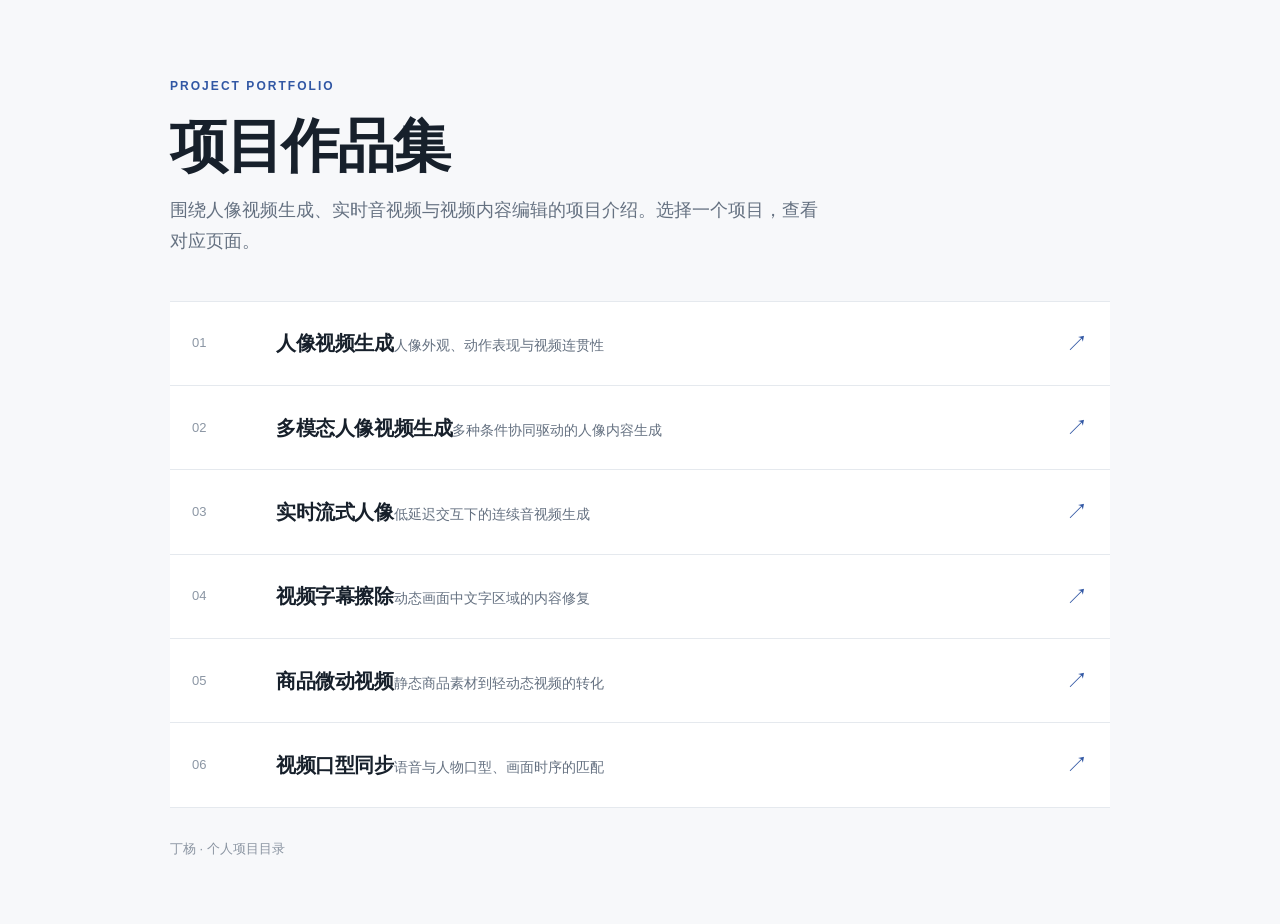
<file: docs/index.html>
<!doctype html>
<html lang="zh-CN">
<head>
  <meta charset="utf-8">
  <meta name="viewport" content="width=device-width, initial-scale=1">
  <meta name="description" content="丁杨的项目作品集，涵盖人像视频生成、实时流式人像与视频编辑方向。">
  <title>丁杨 · 项目作品集</title>
  <style>
    :root{color-scheme:light;--ink:#17202b;--muted:#657181;--line:#e5e9ee;--accent:#3157a4;--paper:#f7f8fa;--white:#fff}
    *{box-sizing:border-box}body{margin:0;background:var(--paper);color:var(--ink);font:16px/1.7 -apple-system,BlinkMacSystemFont,"Segoe UI","PingFang SC","Hiragino Sans GB",sans-serif}
    main{width:min(940px,calc(100% - 40px));margin:0 auto;padding:76px 0 64px}.eyebrow{font-size:12px;letter-spacing:.17em;text-transform:uppercase;color:var(--accent);font-weight:700}
    h1{font-size:clamp(36px,6vw,58px);line-height:1.12;letter-spacing:-.04em;margin:18px 0 16px}.intro{max-width:650px;color:var(--muted);font-size:18px;margin:0 0 44px}
    .list{border-top:1px solid var(--line)}a.project{display:grid;grid-template-columns:64px 1fr auto;gap:20px;align-items:center;text-decoration:none;color:inherit;background:var(--white);border-bottom:1px solid var(--line);padding:23px 22px;transition:background .18s,transform .18s}
    a.project:hover{background:#f0f4fb;transform:translateX(4px)}.num{font-size:13px;color:#8b96a4;font-variant-numeric:tabular-nums}.title{font-size:20px;font-weight:650;letter-spacing:-.02em}.desc{color:var(--muted);font-size:14px;margin-top:3px}.arrow{font-size:22px;color:var(--accent)}footer{margin-top:30px;color:#8a94a1;font-size:13px}
    @media(max-width:600px){main{padding-top:48px}a.project{grid-template-columns:34px 1fr auto;gap:12px;padding:18px 14px}.title{font-size:17px}.intro{font-size:16px}}
  </style>
</head>
<body><main>
  <div class="eyebrow">PROJECT PORTFOLIO</div>
  <h1>项目作品集</h1>
  <p class="intro">围绕人像视频生成、实时音视频与视频内容编辑的项目介绍。选择一个项目，查看对应页面。</p>
  <div class="list">
    <a class="project" href="https://dypromise.github.io/human-video-generation/"><span class="num">01</span><span><span class="title">人像视频生成</span><span class="desc">人像外观、动作表现与视频连贯性</span></span><span class="arrow">↗</span></a>
    <a class="project" href="https://dypromise.github.io/multimodal-human-video/"><span class="num">02</span><span><span class="title">多模态人像视频生成</span><span class="desc">多种条件协同驱动的人像内容生成</span></span><span class="arrow">↗</span></a>
    <a class="project" href="https://dypromise.github.io/real-time-avatar/"><span class="num">03</span><span><span class="title">实时流式人像</span><span class="desc">低延迟交互下的连续音视频生成</span></span><span class="arrow">↗</span></a>
    <a class="project" href="https://dypromise.github.io/video-subtitle-removal/"><span class="num">04</span><span><span class="title">视频字幕擦除</span><span class="desc">动态画面中文字区域的内容修复</span></span><span class="arrow">↗</span></a>
    <a class="project" href="https://dypromise.github.io/product-motion-video/"><span class="num">05</span><span><span class="title">商品微动视频</span><span class="desc">静态商品素材到轻动态视频的转化</span></span><span class="arrow">↗</span></a>
    <a class="project" href="https://dypromise.github.io/audio-driven-lip-sync/"><span class="num">06</span><span><span class="title">视频口型同步</span><span class="desc">语音与人物口型、画面时序的匹配</span></span><span class="arrow">↗</span></a>
  </div>
  <footer>丁杨 · 个人项目目录</footer>
</main></body></html>
</file>
